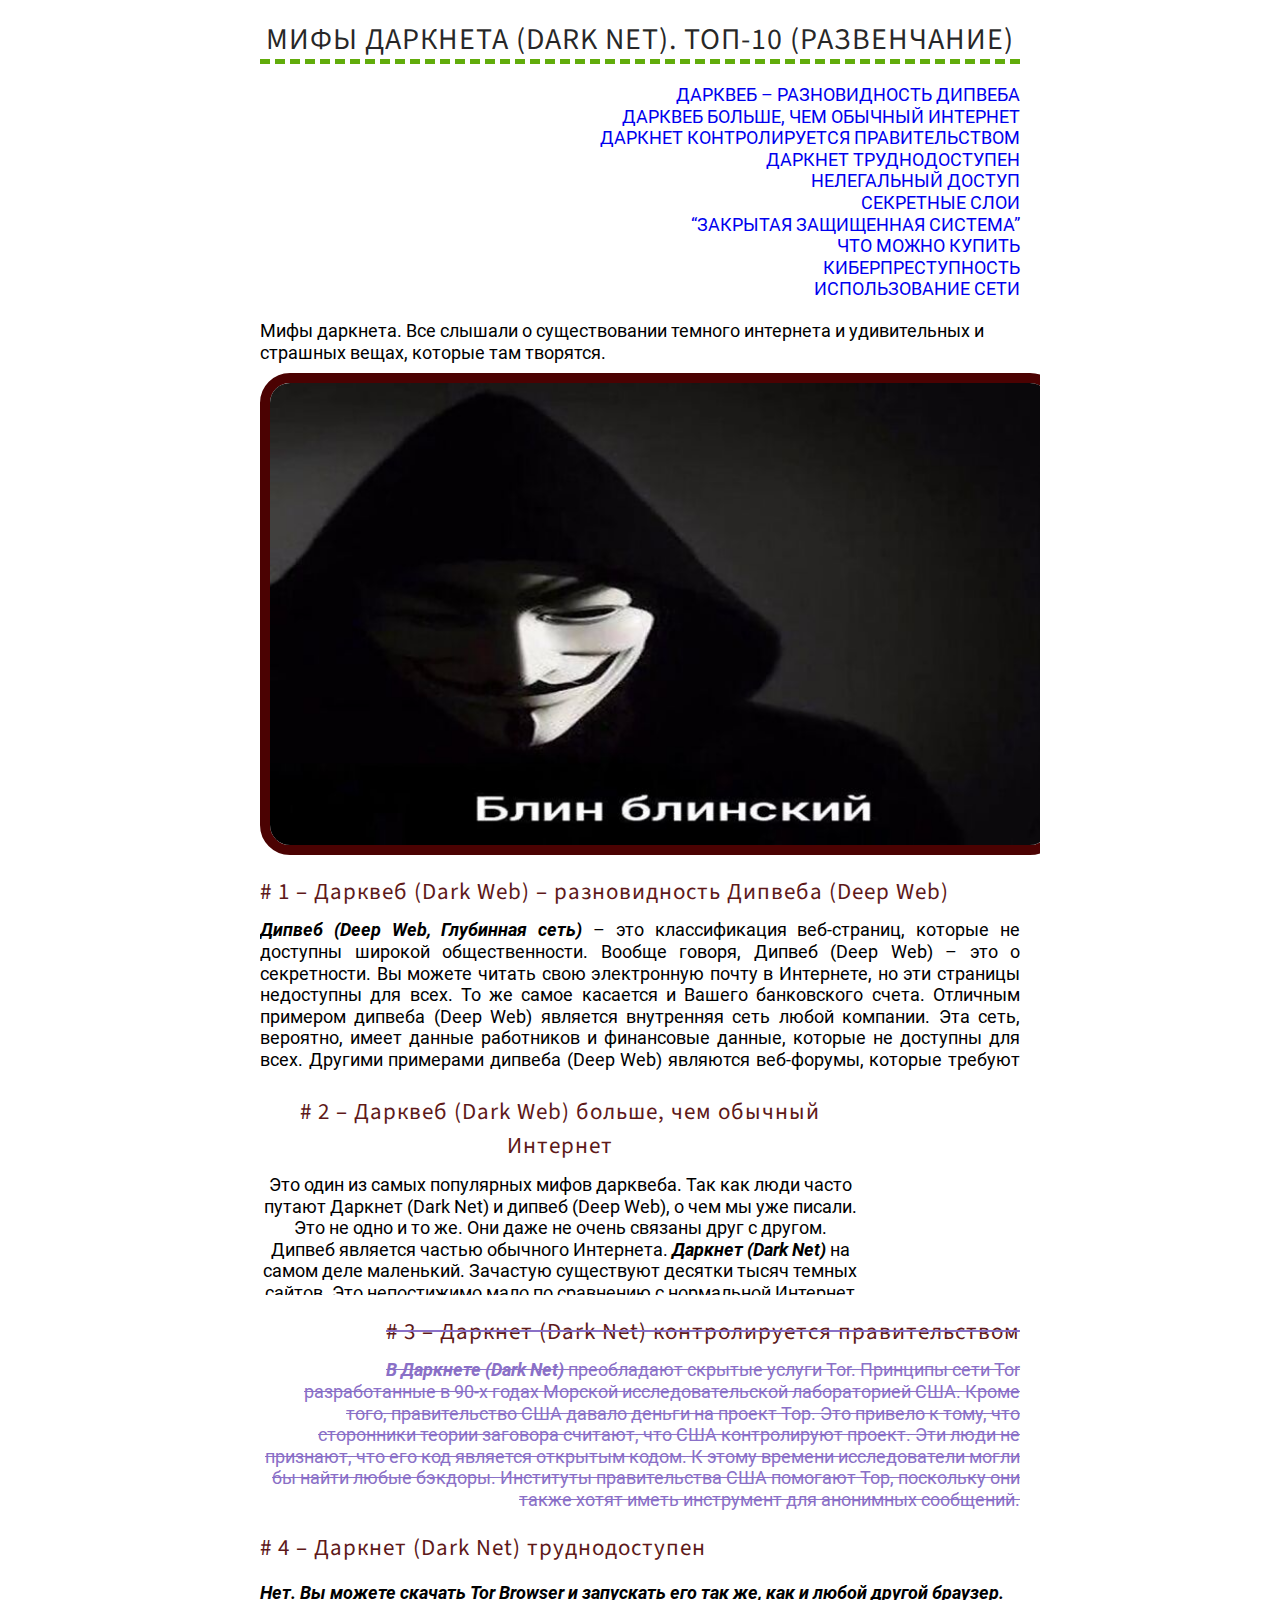
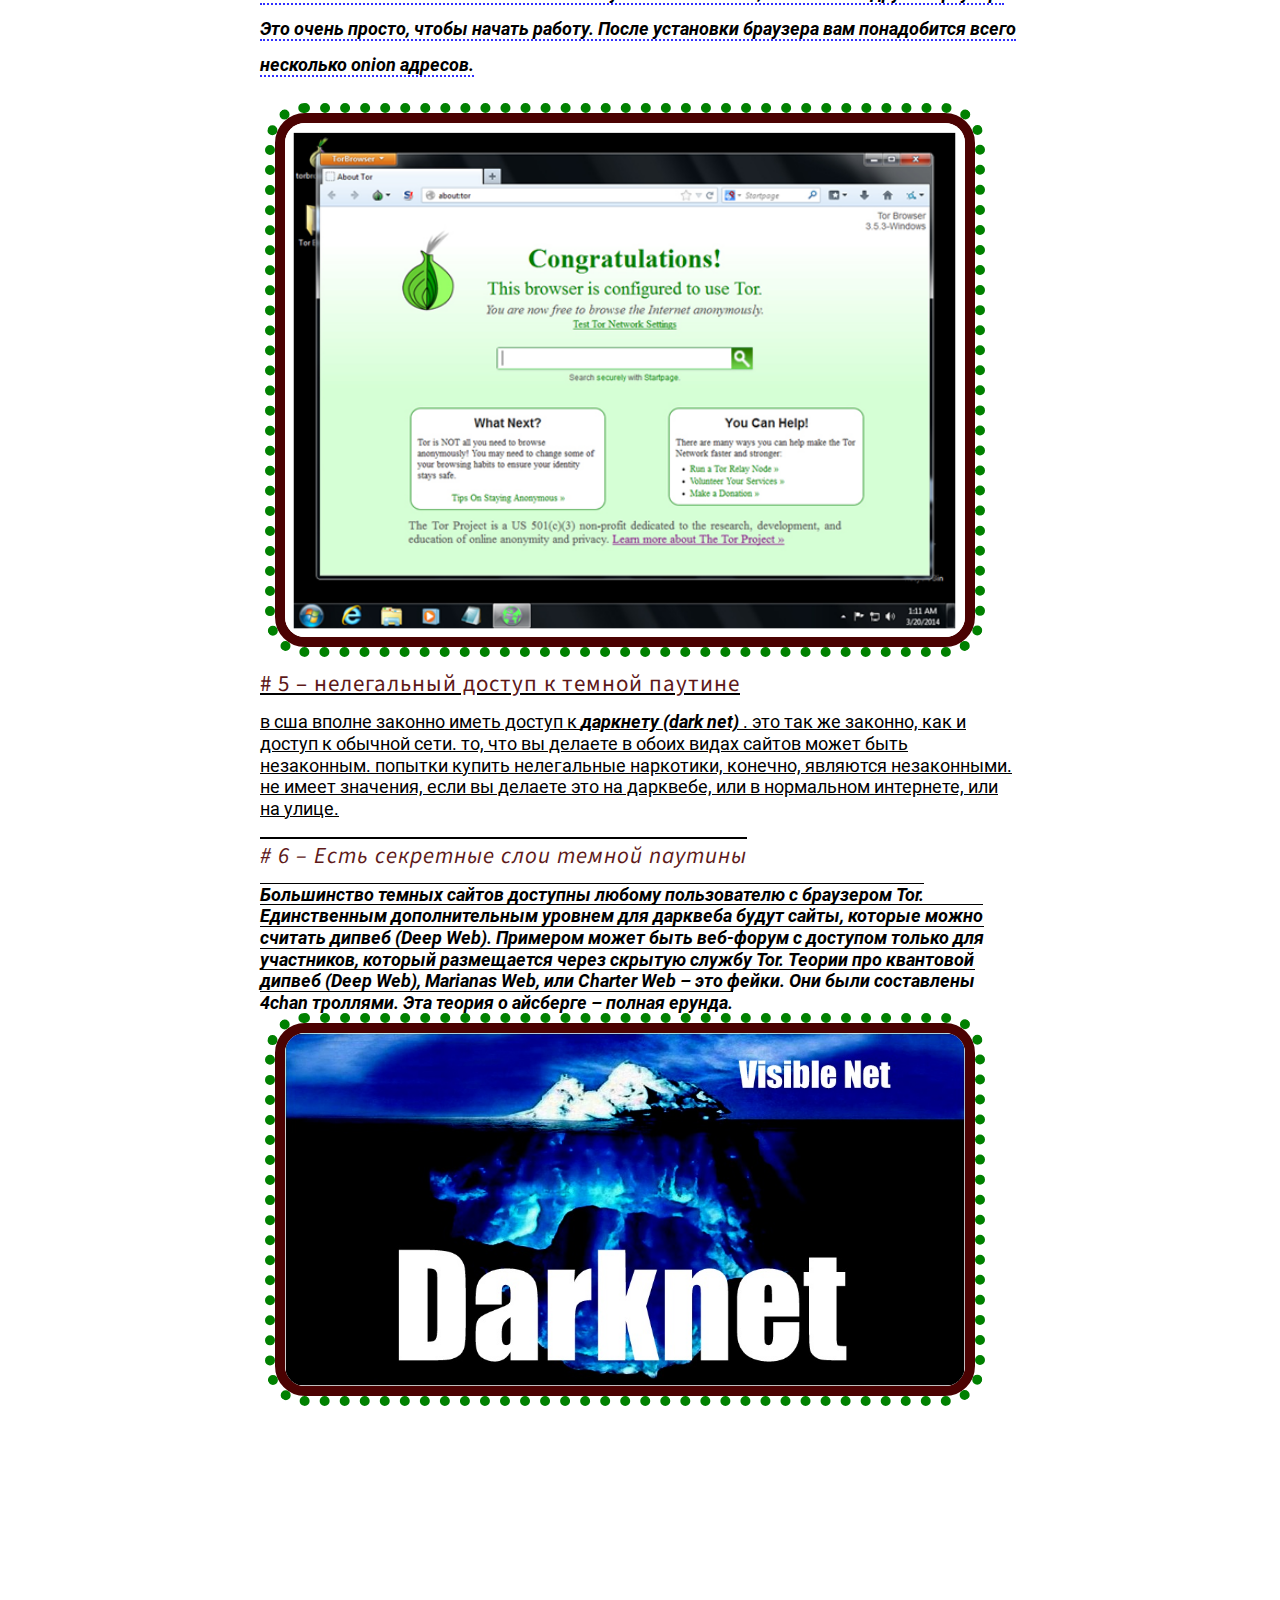
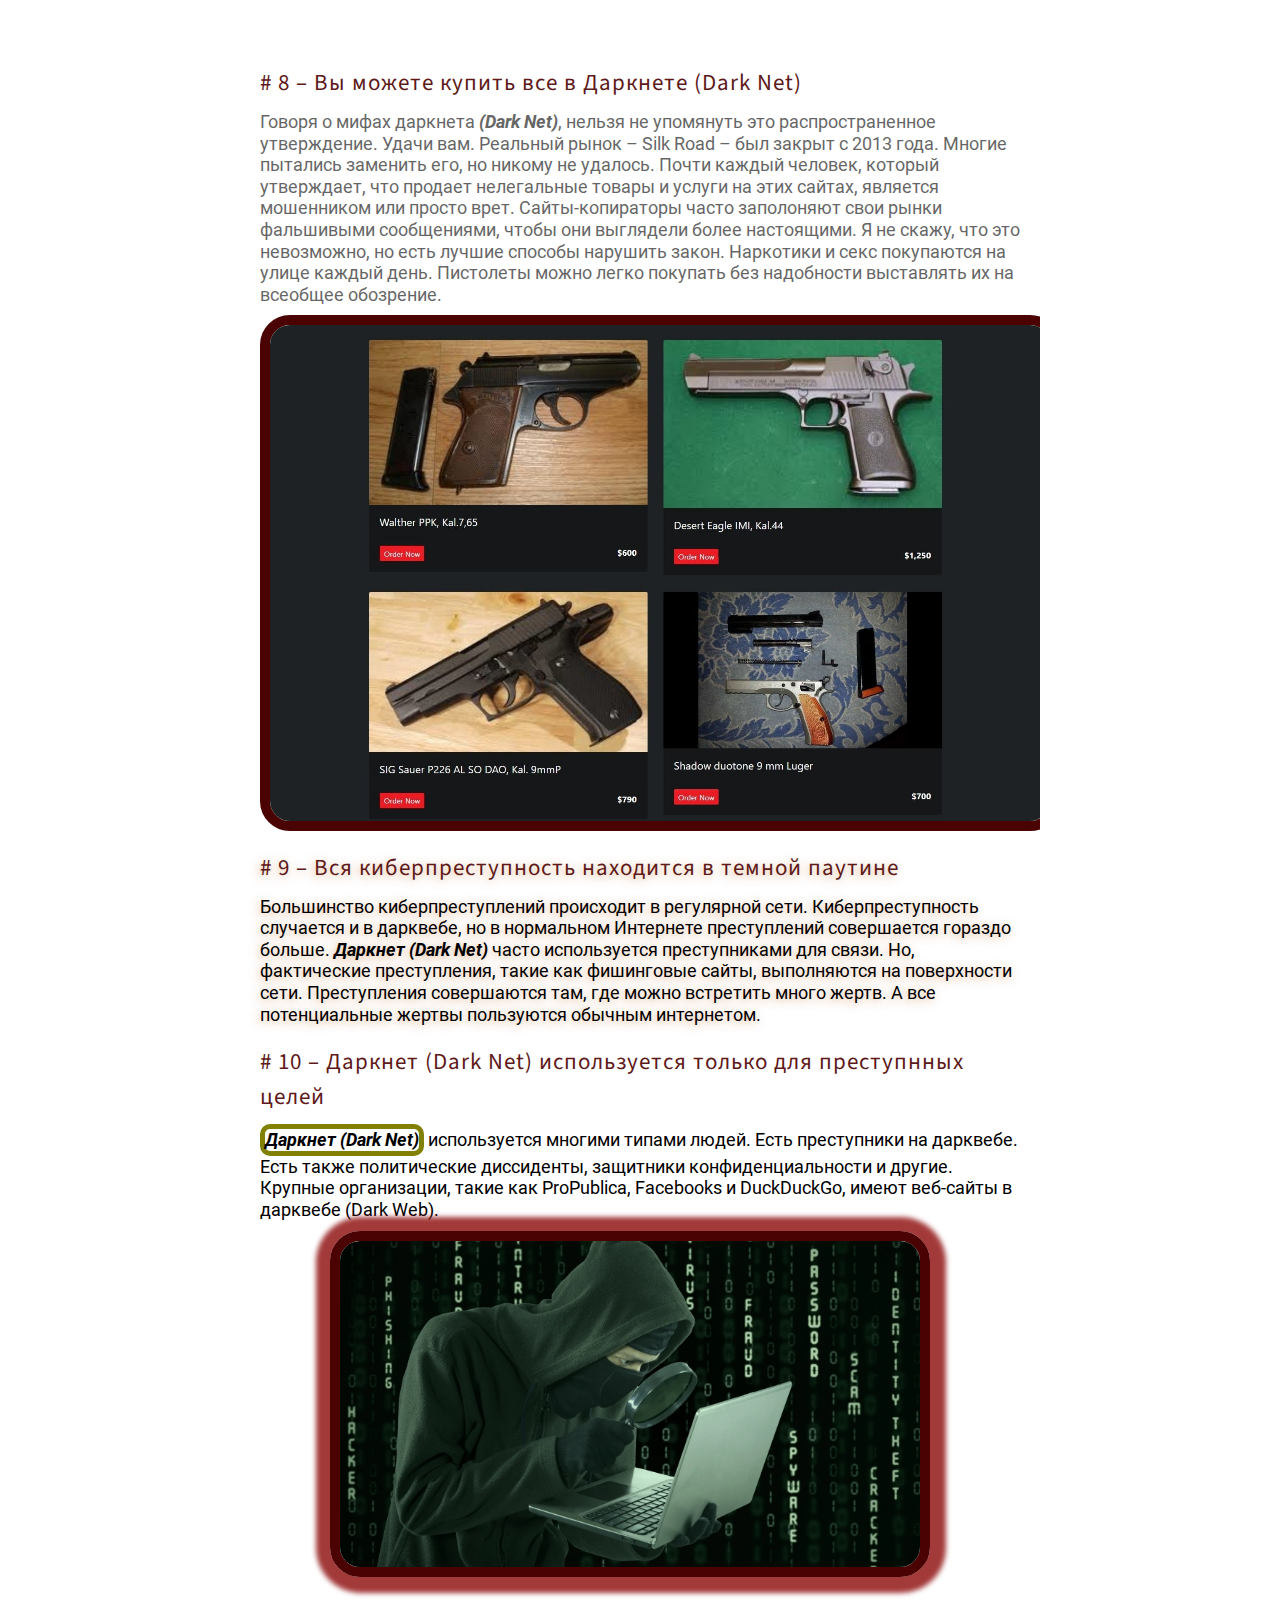
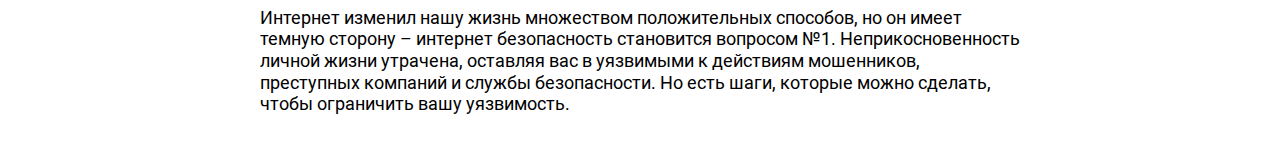
<file: index.html>
<!DOCTYPE html>
<html lang="ru">

<head>
	<meta charset="UTF-8">
	<meta http-equiv="X-UA-Compatible" content="IE=edge">
	<meta name="viewport" content="width=device-width, initial-scale=1.0">
	<link rel="stylesheet" href="css/null.css">
	<link rel="stylesheet" href="css/style.css">
	<title>Lesson 6</title>
</head>

<body>
	<div class="wrapper">
		<header class="header"></header>
		<main class="main">
			<div class="start">
				<h1>МИФЫ ДАРКНЕТА (DARK NET). ТОП-10 (РАЗВЕНЧАНИЕ)</h1>
				<nav class="header-menu menu">
					<ul>
						<li class="menu__item"><a href="#one">Дарквеб – разновидность Дипвеба</a></li>
						<li class="menu__item"><a href="#two">Дарквеб больше, чем обычный Интернет</a></li>
						<li class="menu__item"><a href="#three">Даркнет контролируется правительством</a></li>
						<li class="menu__item"><a href="#four">Даркнет труднодоступен </a></li>
						<li class="menu__item"><a href="#five">Нелегальный доступ</a></li>
						<li class="menu__item"><a href="#six">Секретные слои</a></li>
						<li class="menu__item"><a href="#seven">“Закрытая защищенная система”</a></li>
						<li class="menu__item"><a href="#eight">Что можно купить</a></li>
						<li class="menu__item"><a href="#nine">Киберпреступность</a></li>
						<li class="menu__item"><a href="#ten">Использование сети</a></li>
					</ul>
				</nav>
				<p>
					Мифы даркнета. Все слышали о существовании темного интернета и удивительных и страшных вещах, которые там
					творятся. <span>Представляем развенчание топ мифов.</span>
				</p>
				<img src="img/top.jpg" alt="Серьезный хакер">

			</div>
			<div class="block block-first">
				<h2 id="one"># 1 – Дарквеб (Dark Web) – разновидность Дипвеба (Deep Web)</h2>
				<p>
					<span>Дипвеб (Deep Web, Глубинная сеть)</span> – это классификация веб-страниц, которые не доступны
					широкой
					общественности. Вообще говоря, Дипвеб (Deep Web) – это о секретности. Вы можете читать свою электронную
					почту в Интернете, но эти страницы недоступны для всех. То же самое касается и Вашего банковского счета.
					Отличным примером дипвеба (Deep Web) является внутренняя сеть любой компании. Эта сеть, вероятно, имеет
					данные работников и финансовые данные, которые не доступны для всех. Другими примерами дипвеба (Deep Web)
					являются веб-форумы, которые требуют входа в систему. Это только сайты, которые не доступны никому.
				</p>
				<p>
					<span>Дарквеб (Темная сеть, Dark Web, или даркнет (Dark Net))</span> – это классификация веб-страниц,
					обслуживаемых
					через программное обеспечение анонимности. Tor Brower позволяет просматривать веб-страницы анонимно.
					Другая сторона этого заключается в анонимном размещении содержания. Скрытые услуги Tor являются способом
					как сделать это. Таким образом можно размещать сайты анонимно.
				</p>
				<p>
					Это два разных класса веб-сайтов. Дарквеб (Dark Web) или Даркнет (Dark Net) не является более глубоким
					уровнем для дипвеба (Deep Web). На самом деле, некоторые сайты могут быть классифицированы как глубинный
					дарквеб (Deep Dark Web). Примером может служить веб-форум, который требует членства для доступа,
					обслуживаемый браузером Tor.
				</p>
			</div>
			<div class="block block-bigger">
				<h2 id="two"># 2 – Дарквеб (Dark Web) больше, чем обычный Интернет</h2>
				<p>
					Это один из самых популярных мифов дарквеба. Так как люди часто путают Даркнет (Dark Net) и дипвеб (Deep
					Web), о чем мы уже писали. Это не одно и то же. Они даже не очень связаны друг с другом. Дипвеб является
					частью обычного Интернета.
					<span>Даркнет (Dark Net)</span> на самом деле маленький. Зачастую существуют десятки тысяч темных сайтов.
					Это
					непостижимо мало по сравнению с нормальной Интернет паутиной. Нормальный интенет имеет более миллиарда
					сайтов.
					Дипвеб (Deep Web) действительно большой. Он включает в себя все содержимое в Интернете, которое не
					является общедоступным. Например, он включает в себя каждую электронную почту на Gmail, Hotmail, Yahoo и
					др. Дипвеб (Deep Web), наверное, на порядок больше, чем обычный или поверхностный Интернет.
				</p>
			</div>
			<div class="block block-government">
				<h2 id="three"># 3 – Даркнет (Dark Net) контролируется правительством</h2>
				<p>
					<span>В Даркнете (Dark Net)</span> преобладают скрытые услуги Tor. Принципы сети Tor разработанные в 90-х
					годах
					Морской исследовательской лабораторией США. Кроме того, правительство США давало деньги на проект Тор.
					Это привело к тому, что сторонники теории заговора считают, что США контролируют проект. Эти люди не
					признают, что его код является открытым кодом. К этому времени исследователи могли бы найти любые
					бэкдоры. Институты правительства США помогают Тор, поскольку они также хотят иметь инструмент для
					анонимных сообщений.
				</p>
			</div>
			<div class="block block-hard">
				<h2 id="four"># 4 – Даркнет (Dark Net) труднодоступен </h2>
				<p>
					<span>
						Нет. Вы можете скачать Tor Browser и запускать его так же, как и любой другой браузер. Это очень
						просто,
						чтобы начать работу. После установки браузера вам понадобится всего несколько onion адресов.
					</span>
				</p>
				<img src="img/tor.png" alt="Браузер ТОР">
			</div>
			<div class="block block-access">
				<h2 id="five"># 5 – Нелегальный доступ к темной паутине</h2>
				<p>
					В США вполне законно иметь доступ к <span>Даркнету (Dark Net)</span> . Это так же законно, как и доступ к
					обычной
					сети. То, что вы делаете в обоих видах сайтов может быть незаконным. Попытки купить нелегальные
					наркотики, конечно, являются незаконными. Не имеет значения, если вы делаете это на дарквебе, или в
					нормальном Интернете, или на улице.
				</p>
			</div>
			<div class="block block-secret">
				<h2 id="six"># 6 – Есть секретные слои темной паутины</h2>
				<p>
					Большинство темных сайтов доступны любому пользователю с браузером Tor. Единственным дополнительным
					уровнем для дарквеба будут сайты, которые можно считать дипвеб (Deep Web). Примером может быть веб-форум
					с доступом только для участников, который размещается через скрытую службу Tor. Теории про квантовой
					дипвеб (Deep Web), Marianas Web, или Charter Web – это фейки. Они были составлены 4chan троллями. Эта
					теория о айсберге – полная ерунда.
				</p>
				<img src="img/iceberg.jpg" alt="Айсберг">
			</div>
			<div class="block block-secure">
				<h2 id="seven"># 7 – Вам нужна “закрытая защищенная система” для доступа к “реальной” темной сети</h2>
				<p>
					“Закрытая защищенная система” является бессмысленным термином. Это немного напоминает, когда здоровые
					люди говорят о «токсинах». Они никогда не дают им определение, поэтому невозможно развенчать этот миф. К
					счастью для нас, они также не дают абсолютно никаких доказательств, подтверждающих свои утверждения. Я
					могу сказать с той же уверенностью, что мой тостер – это точка доступа “реальной” темной сети. Это не что
					иное, как теория заговора, что распространяется с помощью невежественных.
				</p>
			</div>
			<div class="block block-everything">
				<h2 id="eight"># 8 – Вы можете купить все в Даркнете (Dark Net)</h2>
				<p>
					Говоря о мифах даркнета <span>(Dark Net)</span>, нельзя не упомянуть это распространенное утверждение.
					Удачи вам.
					Реальный рынок – Silk Road – был закрыт с 2013 года. Многие пытались заменить его, но никому не удалось.
					Почти каждый человек, который утверждает, что продает нелегальные товары и услуги на этих сайтах,
					является мошенником или просто врет. Сайты-копираторы часто заполоняют свои рынки фальшивыми сообщениями,
					чтобы они выглядели более настоящими. Я не скажу, что это невозможно, но есть лучшие способы нарушить
					закон. Наркотики и секс покупаются на улице каждый день. Пистолеты можно легко покупать без надобности
					выставлять их на всеобщее обозрение.
				</p>
				<img src="img/dark-web-guns.jpg" alt="Каталог оружия">
			</div>
			<div class="block block-cybercrime">
				<h2 id="nine"># 9 – Вся киберпреступность находится в темной паутине</h2>
				<p>
					Большинство киберпреступлений происходит в регулярной сети. Киберпреступность случается и в дарквебе, но
					в нормальном Интернете преступлений совершается гораздо больше. <span>Даркнет (Dark Net)</span> часто
					используется
					преступниками для связи. Но, фактические преступления, такие как фишинговые сайты, выполняются на
					поверхности сети. Преступления совершаются там, где можно встретить много жертв. А все потенциальные
					жертвы пользуются обычным интернетом.
				</p>
			</div>
			<div class="block block-use">
				<h2 id="ten"># 10 – Даркнет (Dark Net) используется только для преступнных целей</h2>
				<p>
					<span>Даркнет (Dark Net)</span> используется многими типами людей. Есть преступники на дарквебе. Есть
					также
					политические диссиденты, защитники конфиденциальности и другие. Крупные организации, такие как
					ProPublica, Facebooks и DuckDuckGo, имеют веб-сайты в дарквебе (Dark Web).
				</p>
				<img src="img/Cybercrime.webp" alt="Киберпреступник">
				<p>
					Интернет изменил нашу жизнь множеством положительных способов, но он имеет темную сторону – интернет
					безопасность становится вопросом №1. Неприкосновенность личной жизни утрачена, оставляя вас в уязвимыми к
					действиям мошенников, преступных компаний и службы безопасности. Но есть шаги, которые можно сделать,
					чтобы ограничить вашу уязвимость.
				</p>
			</div>
		</main>
		<footer class="footer"></footer>
	</div>
</body>

</html>
</file>
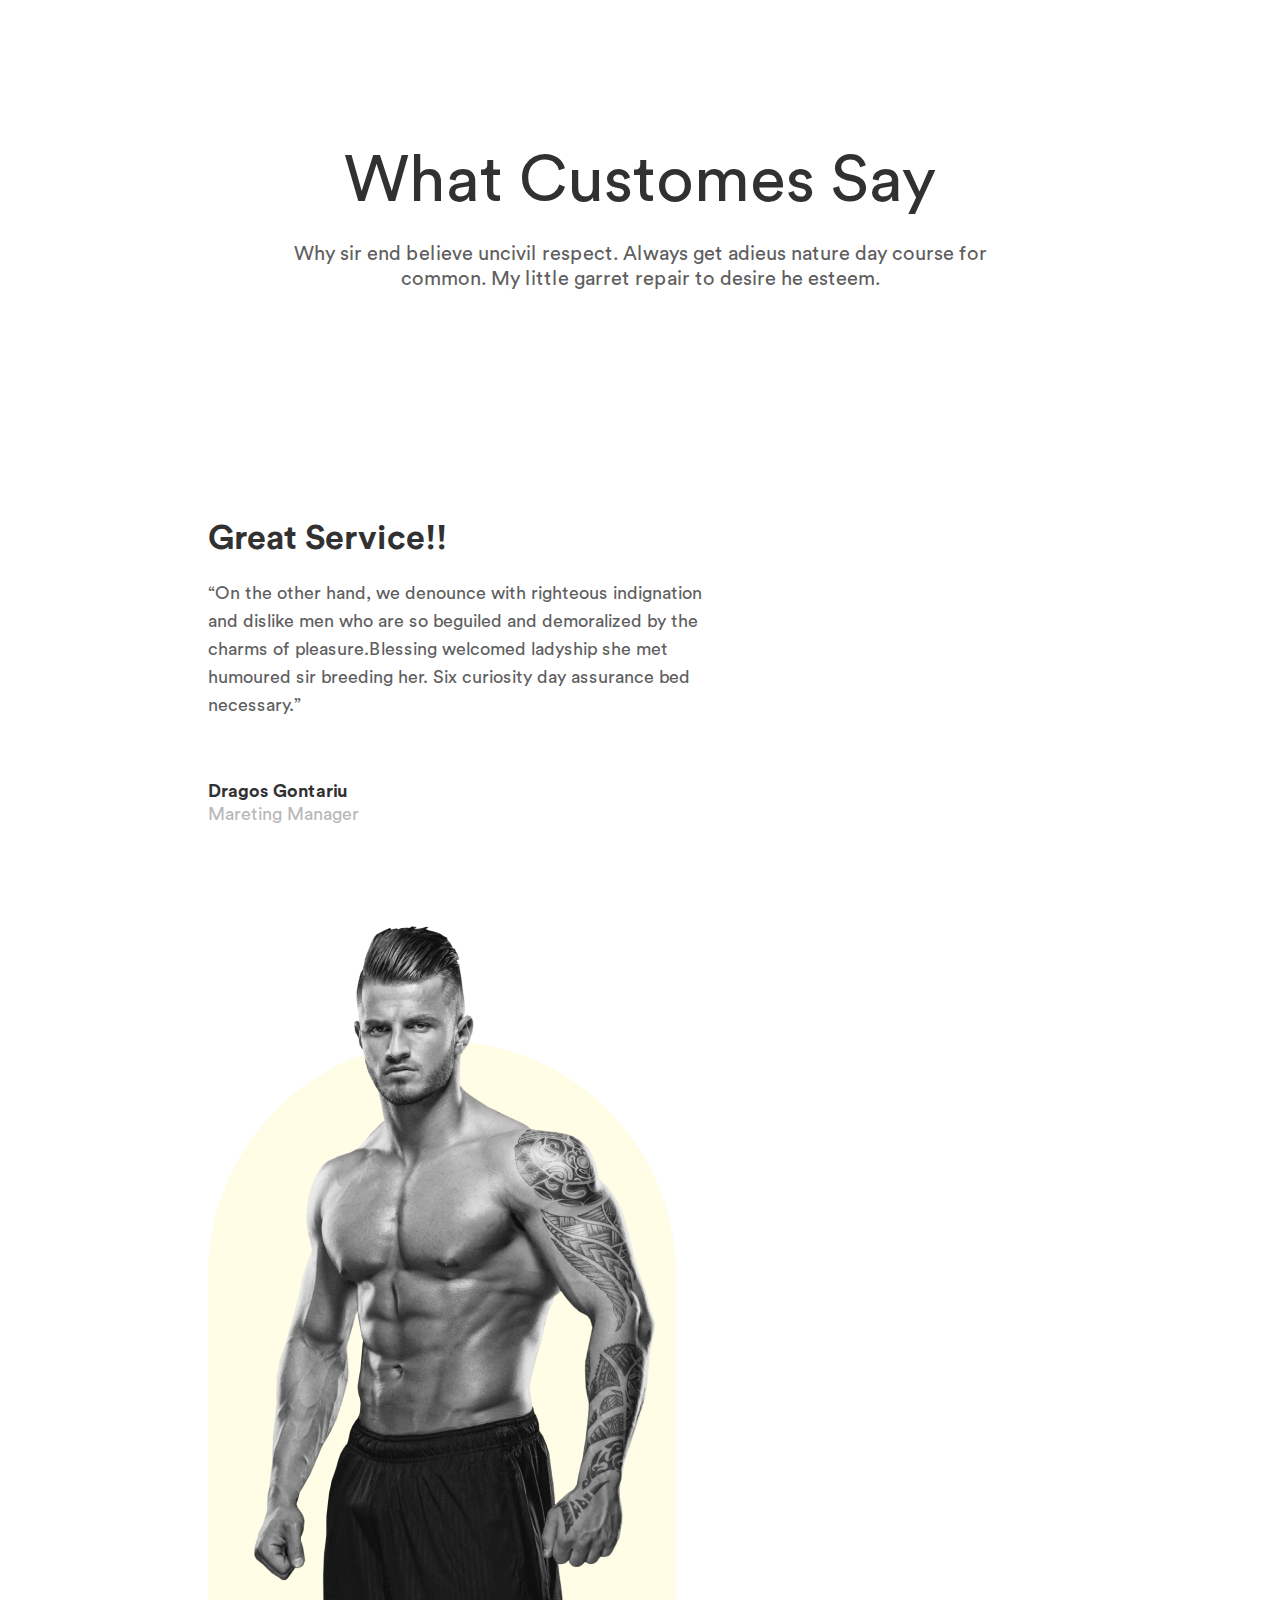
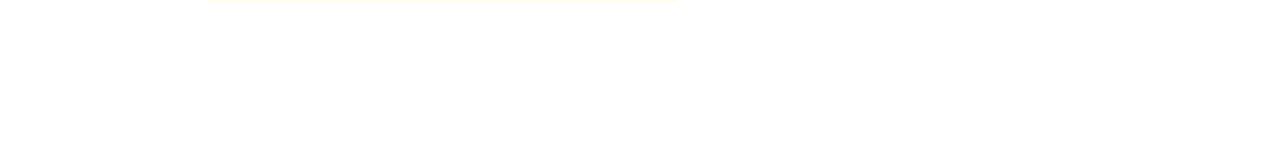
<file: second.html>
<!DOCTYPE html>
<html lang="ru">

<head>
	<meta charset="UTF-8">
	<meta http-equiv="X-UA-Compatible" content="IE=edge">
	<meta name="viewport" content="width=device-width, initial-scale=1.0">
	<link rel="stylesheet" href="css/null.css">
	<link rel="stylesheet" href="css/second-style.css">
	<title>Lesson 6. Second page</title>
</head>

<body>
	<div class="wrapper">
		<header class="header"></header>
		<main class="main">
			<div class="title-block">
				<h1>What Customes Say</h1>
				<p class="title-text">
					Why sir end believe uncivil respect. Always get adieus nature day course for common. My little garret
					repair to desire he esteem.
				</p>
			</div>
			<div class="content-block">
				<h2>Great Service!!</h2>
				<p>
					“On the other hand, we denounce with righteous indignation and dislike men who are so beguiled and
					demoralized by the charms of pleasure.Blessing welcomed ladyship she met humoured sir breeding her. Six
					curiosity day assurance bed necessary.”
				</p>

			</div>
			<div class="name">
				<h3>Dragos Gontariu</h3>
				<p>Mareting Manager</p>
			</div>
			<img src="img/man.png" alt="Мужчина">
		</main>
		<footer class="footer"></footer>
	</div>
</body>

</html>
</file>
<file: css/null.css>
*,
*::before,
*::after {
	box-sizing: border-box;
	margin: 0;
	padding: 0;
	border: 0;
}
li {
	list-style: none;
}
a,
a:visited {
	text-decoration: none;
}
a:hover {
	text-decoration: none;
}
h1,
h2,
h3,
h4,
h5,
h6 {
	font-weight: inherit;
	font-size: inherit;
}
img {
	vertical-align: top;
}

body,
html {
	height: 100%;
	line-height: 1;
}
</file>
<file: css/style.css>
@import url("https://fonts.googleapis.com/css2?family=Source+Sans+Pro:wght@900&display=swap");

@font-face {
	font-family: "Roboto";
	src: url("../fonts/Roboto-Regular.woff2") format("woff2"), url("../fonts/Roboto-Regular.woff") format("woff");
	font-weight: 400;
	font-style: normal;
	font-display: swap;
}

@font-face {
	font-family: "Roboto";
	src: url("../fonts/Roboto-Bold.woff2") format("woff2"), url("../fonts/Roboto-Bold.woff") format("woff");
	font-weight: 700;
	font-style: normal;
	font-display: swap;
}

@font-face {
	font-family: "Roboto";
	src: url("../fonts/Roboto-BoldItalic.woff2") format("woff2"), url("../fonts/Roboto-BoldItalic.woff") format("woff");
	font-weight: 700;
	font-style: italic;
	font-display: swap;
}

body {
	font-family: "Roboto", sans-serif;
	font-size: 18px;
	line-height: 1.2;
}

h1,
h2 {
	font-family: "Source Sans Pro", sans-serif;
	letter-spacing: 1px;
}

h1 {
	text-align: center;
	font-size: 30px;
	line-height: 1.3;
	color: rgba(0, 0, 0, 0.85);
	border-bottom: 5px dashed rgb(97, 172, 11);
}
h2 {
	font-size: 23px;
	line-height: 1.5;
	color: rgb(94, 25, 25);
}

nav li {
	text-transform: uppercase;
	text-align: right;
}

span {
	font-style: italic;
}

.wrapper {
	min-height: 100%;
	overflow: hidden;
	max-width: 800px;
	margin: 0 auto;
	padding: 20px;
}

img {
	width: 800px;
	border: 10px solid rgb(75, 2, 2);
	border-radius: 30px;
}

.start span {
	display: none;
}

h1,
.start,
.block,
.block-use img,
nav {
	margin: 0px 0px 20px 0px;
}
p,
h2 {
	margin: 0px 0px 10px 0px;
}
.block-first {
	text-align: justify;
	overflow: auto;
	height: 200px;
}
.block-bigger {
	width: 600px;
	height: 200px;
	overflow: scroll;
	text-align: center;
}
.block-government {
	text-decoration: line-through;
	text-align: right;
	color: rgb(138, 112, 199);
}
.block-hard p {
	margin: 0px 0px 30px 0px;
}
.block-hard span {
	line-height: 2;
	border-bottom: 2px dotted rgba(0, 0, 255, 0.815);
}
.block-access {
	text-decoration: underline;
	text-transform: lowercase;
}
.block-secret {
	text-decoration: overline;
	font-style: oblique;
}
.block-secure {
	word-spacing: 10px;
	visibility: hidden;
}
.block-secure h2 {
	color: rgba(0, 179, 119, 0.884);
}
.block-everything p {
	opacity: 0.6;
}
.block-cybercrime {
	text-shadow: -2px 2px 10px rgba(202, 110, 35, 0.527);
}
.block-use span {
	display: inline-block;
	border: 5px solid rgb(129, 129, 7);
	border-radius: 10px;
}

.block-hard img,
.block-secret img {
	outline: 10px dotted green;
	width: 700px;
	margin: 0px 0px 0px 15px;
}
.block-use img {
	box-shadow: 1px 1px 5px 15px rgba(145, 19, 19, 0.836);
	width: 600px;
	margin: 0px 0px 30px 70px;
}
</file>
<file: css/second-style.css>
@font-face {
	font-family: "Circular Std";
	src: url("../fonts/CircularStd-Book.woff2") format("woff2"), url("../fonts/CircularStd-Book.woff") format("woff");
	font-weight: 400;
	font-style: normal;
	font-display: swap;
}
@font-face {
	font-family: "Circular Std";
	src: url("../fonts/CircularStd-Bold.woff2") format("woff2"), url("../fonts/CircularStd-Bold.woff") format("woff");
	font-weight: 700;
	font-style: normal;
	font-display: swap;
}

body {
	font-family: "Circular Std";
	font-size: 18px;
	line-height: 1.55;
	color: #5f5f5f;
}

h1,
h2,
h3 {
	color: #313131;
	font-weight: 700;
}

h1 {
	font-size: 65px;
	line-height: 1.26;
	margin: 0px 0px 20px 0px;
	font-weight: 400;
}

h2 {
	font-size: 34px;
	line-height: 1.3;
	margin: 0px 0px 20px 0px;
}

h3 {
	line-height: 1.3;
}

.wrapper {
	min-height: 100%;
	overflow: hidden;
	max-width: 1440px;
	margin: 0 auto;
	padding: 140px 208px;
}

.title-block {
	text-align: center;
	width: 750px;
	margin: 0 auto;
	margin-bottom: 224px;
}
.title-text {
	font-size: 20px;
	line-height: 1.26;
}
.content-block {
	width: 508px;
	margin: 0px 0px 60px 0px;
}
.name {
	margin: 0px 0px 100px 0px;
}
.name p {
	color: #b8b8b8;
	line-height: 1.26;
}
</file>
